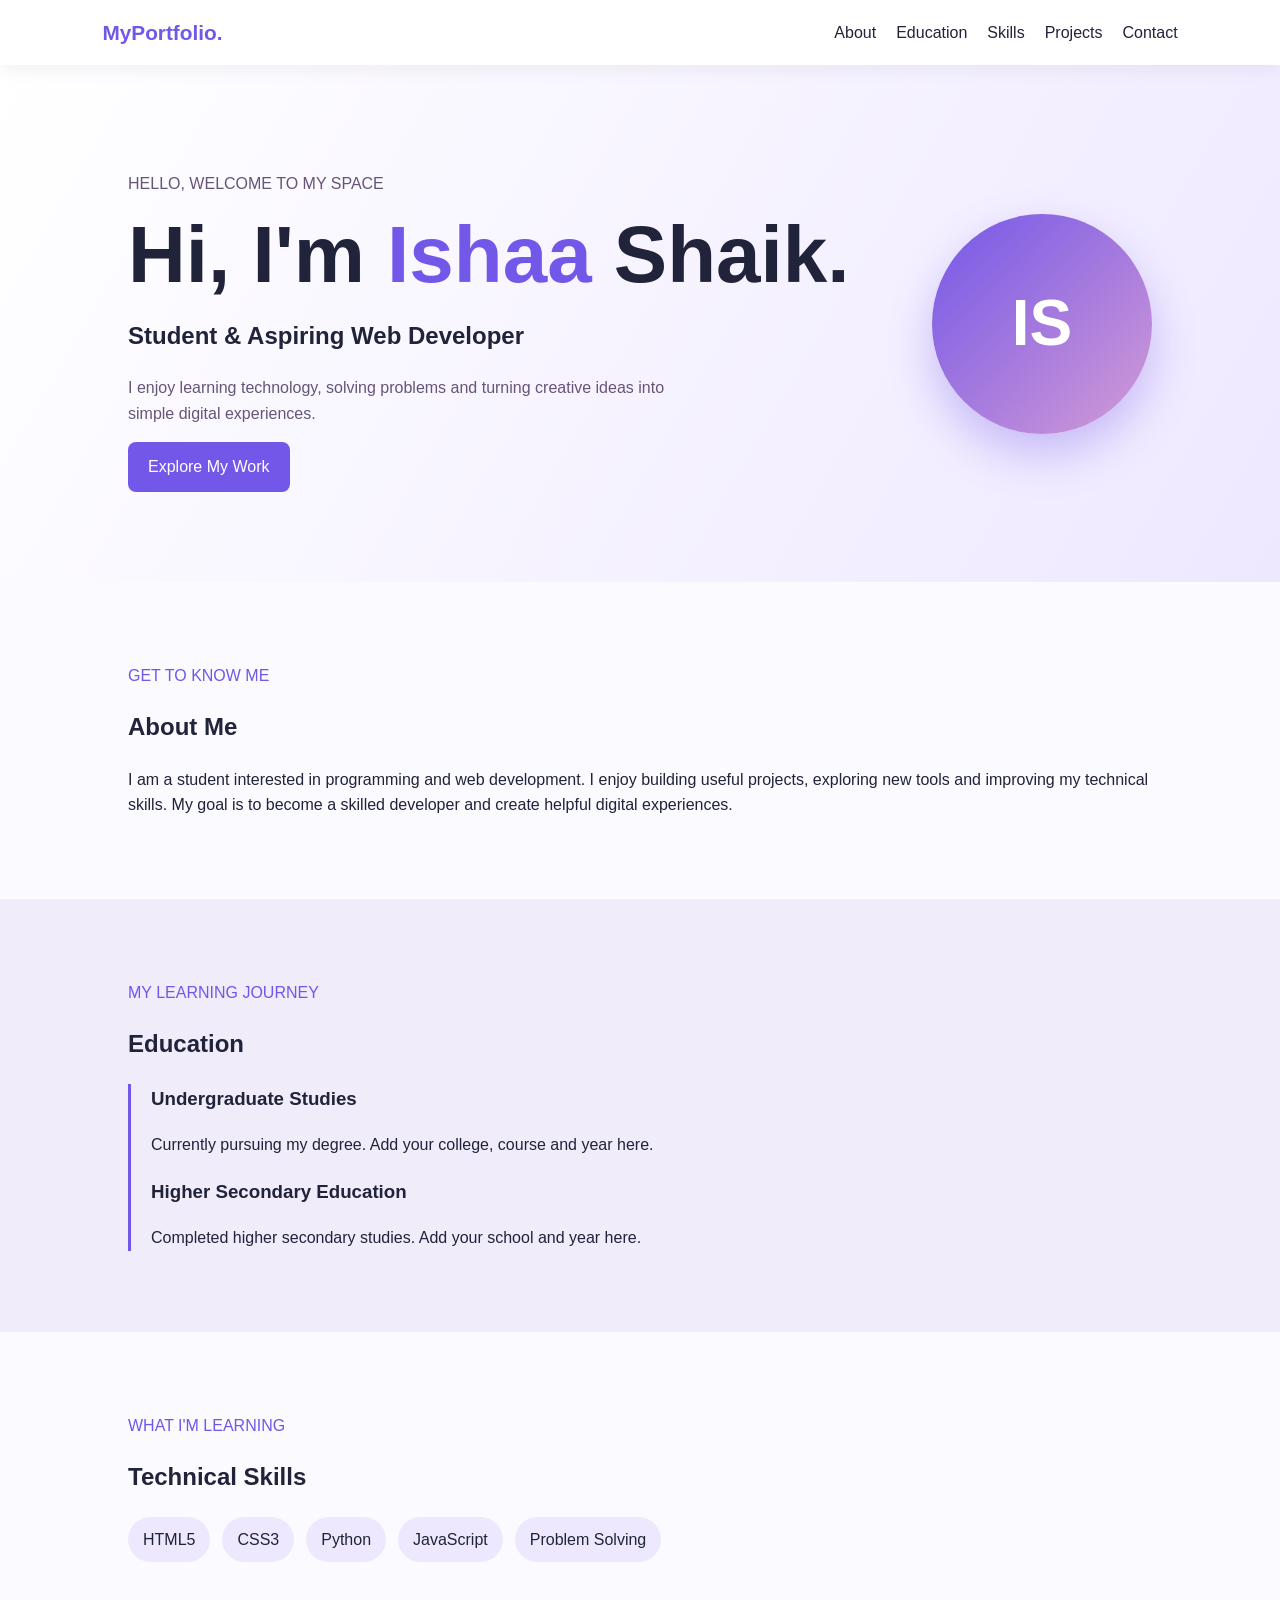
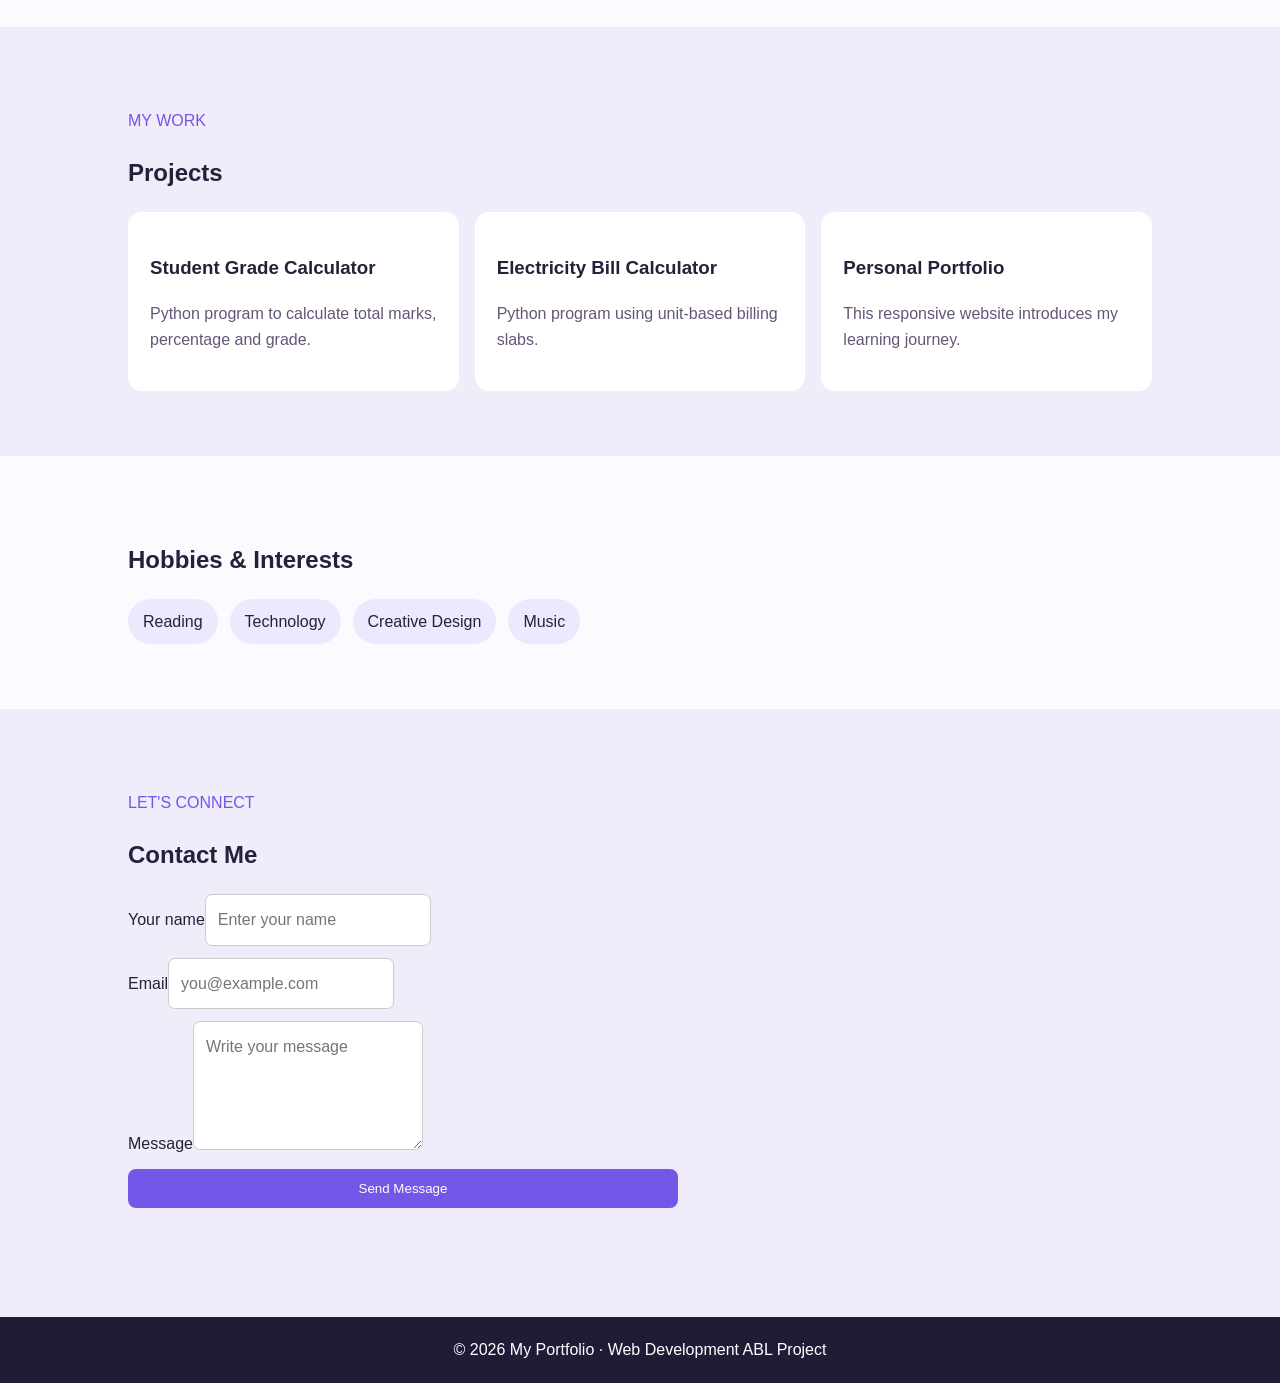
<file: 01-personal-portfolio/index.html>
<!doctype html><html lang="en"><head><meta charset="utf-8"><meta name="viewport" content="width=device-width,initial-scale=1"><title>My Portfolio</title><link rel="stylesheet" href="style.css"></head><body><header><a class="logo" href="#home">MyPortfolio.</a><nav><a href="#about">About</a><a href="#education">Education</a><a href="#skills">Skills</a><a href="#projects">Projects</a><a href="#contact">Contact</a></nav></header><main><section class="hero" id="home"><div><p class="tag">HELLO, WELCOME TO MY SPACE</p><h1>Hi, I'm <span>Ishaa</span> Shaik.</h1><h2>Student &amp; Aspiring Web Developer</h2><p>I enjoy learning technology, solving problems and turning creative ideas into simple digital experiences.</p><a class="btn" href="#projects">Explore My Work</a></div><div class="avatar">IS</div></section><section class="section" id="about"><p class="tag">GET TO KNOW ME</p><h2>About Me</h2><p>I am a student interested in programming and web development. I enjoy building useful projects, exploring new tools and improving my technical skills. My goal is to become a skilled developer and create helpful digital experiences.</p></section><section class="section soft" id="education"><p class="tag">MY LEARNING JOURNEY</p><h2>Education</h2><div class="timeline"><h3>Undergraduate Studies</h3><p>Currently pursuing my degree. Add your college, course and year here.</p><h3>Higher Secondary Education</h3><p>Completed higher secondary studies. Add your school and year here.</p></div></section><section class="section" id="skills"><p class="tag">WHAT I'M LEARNING</p><h2>Technical Skills</h2><div class="chips"><span>HTML5</span><span>CSS3</span><span>Python</span><span>JavaScript</span><span>Problem Solving</span></div></section><section class="section soft" id="projects"><p class="tag">MY WORK</p><h2>Projects</h2><div class="cards"><article class="card"><h3>Student Grade Calculator</h3><p>Python program to calculate total marks, percentage and grade.</p></article><article class="card"><h3>Electricity Bill Calculator</h3><p>Python program using unit-based billing slabs.</p></article><article class="card"><h3>Personal Portfolio</h3><p>This responsive website introduces my learning journey.</p></article></div></section><section class="section"><h2>Hobbies &amp; Interests</h2><div class="chips"><span>Reading</span><span>Technology</span><span>Creative Design</span><span>Music</span></div></section><section class="section soft" id="contact"><p class="tag">LET'S CONNECT</p><h2>Contact Me</h2><form id="contactForm"><label>Your name<input required placeholder="Enter your name"></label><label>Email<input type="email" required placeholder="you@example.com"></label><label>Message<textarea required rows="4" placeholder="Write your message"></textarea></label><button>Send Message</button><p id="status" role="status"></p></form></section></main><footer>© 2026 My Portfolio · Web Development ABL Project</footer><script>document.querySelector('#contactForm').addEventListener('submit',e=>{e.preventDefault();document.querySelector('#status').textContent='Thank you! This is a front-end demo form.';e.target.reset()})</script></body></html>
</file>
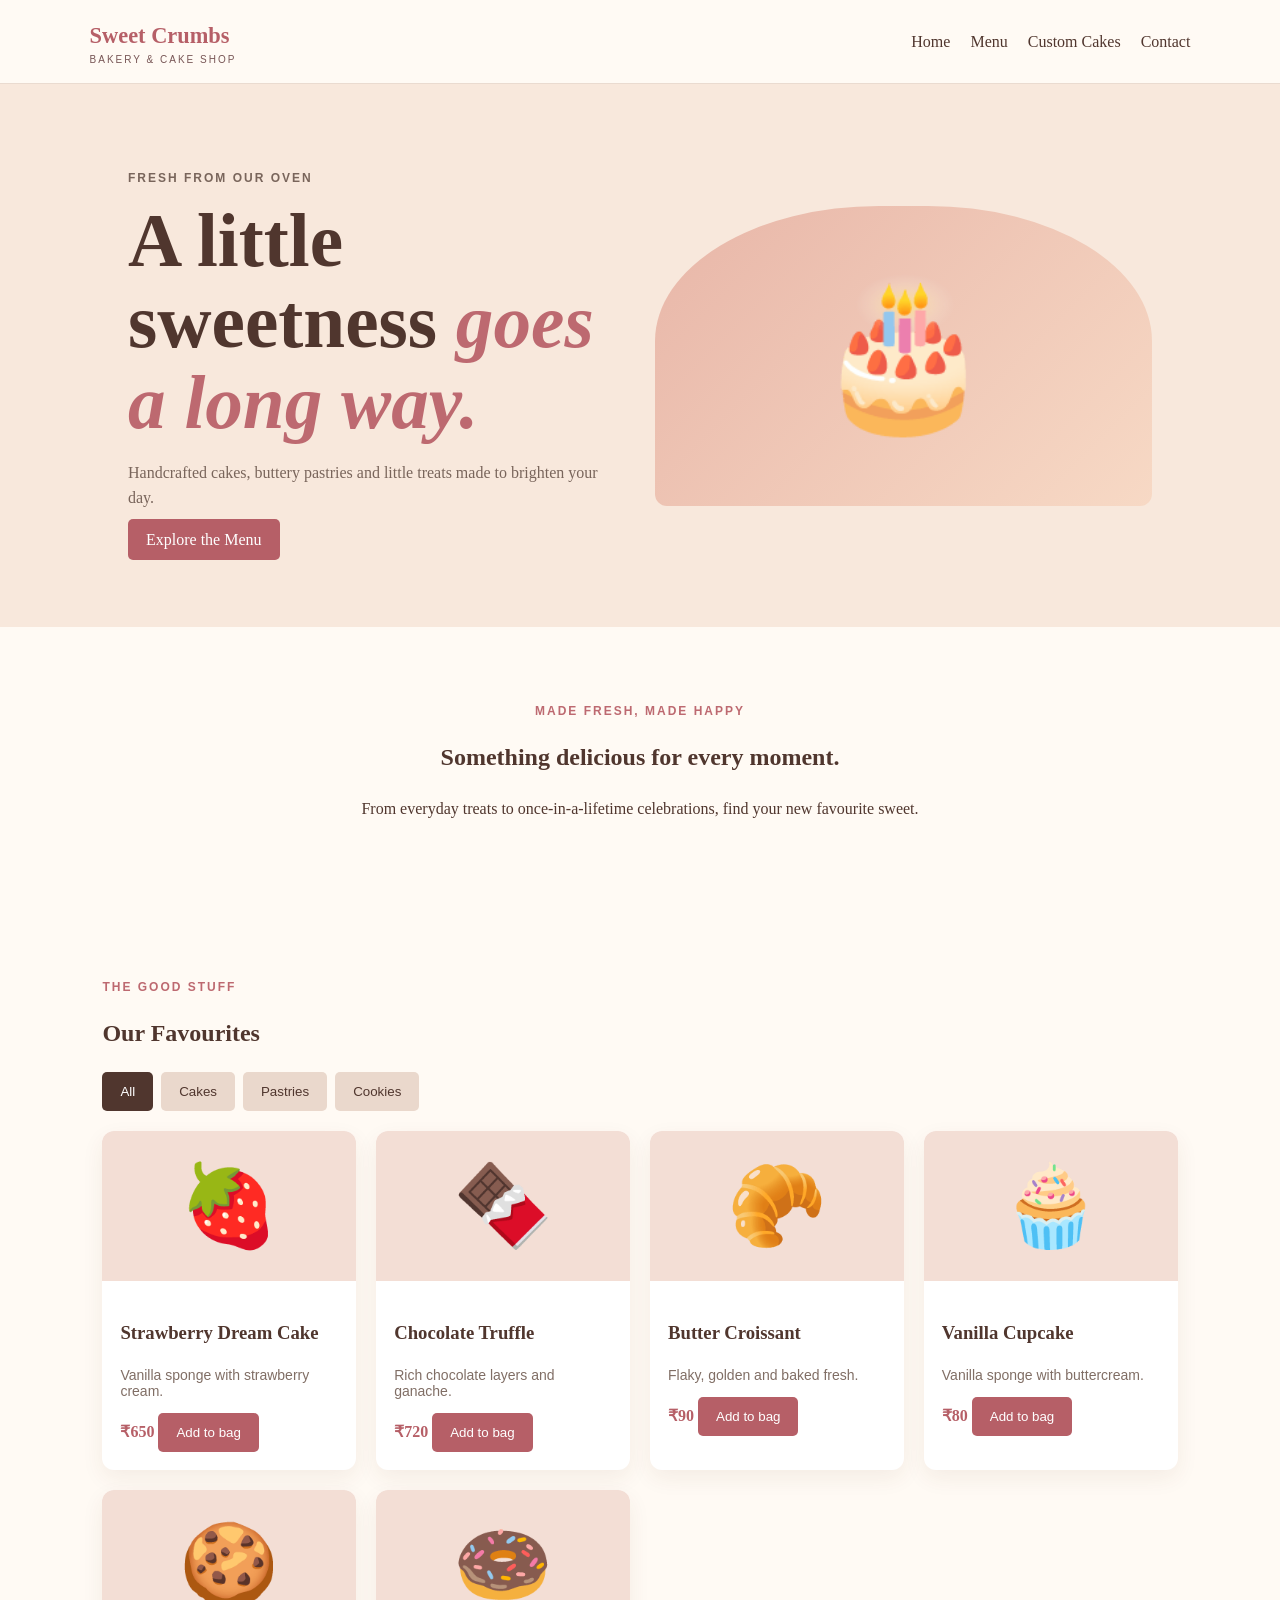
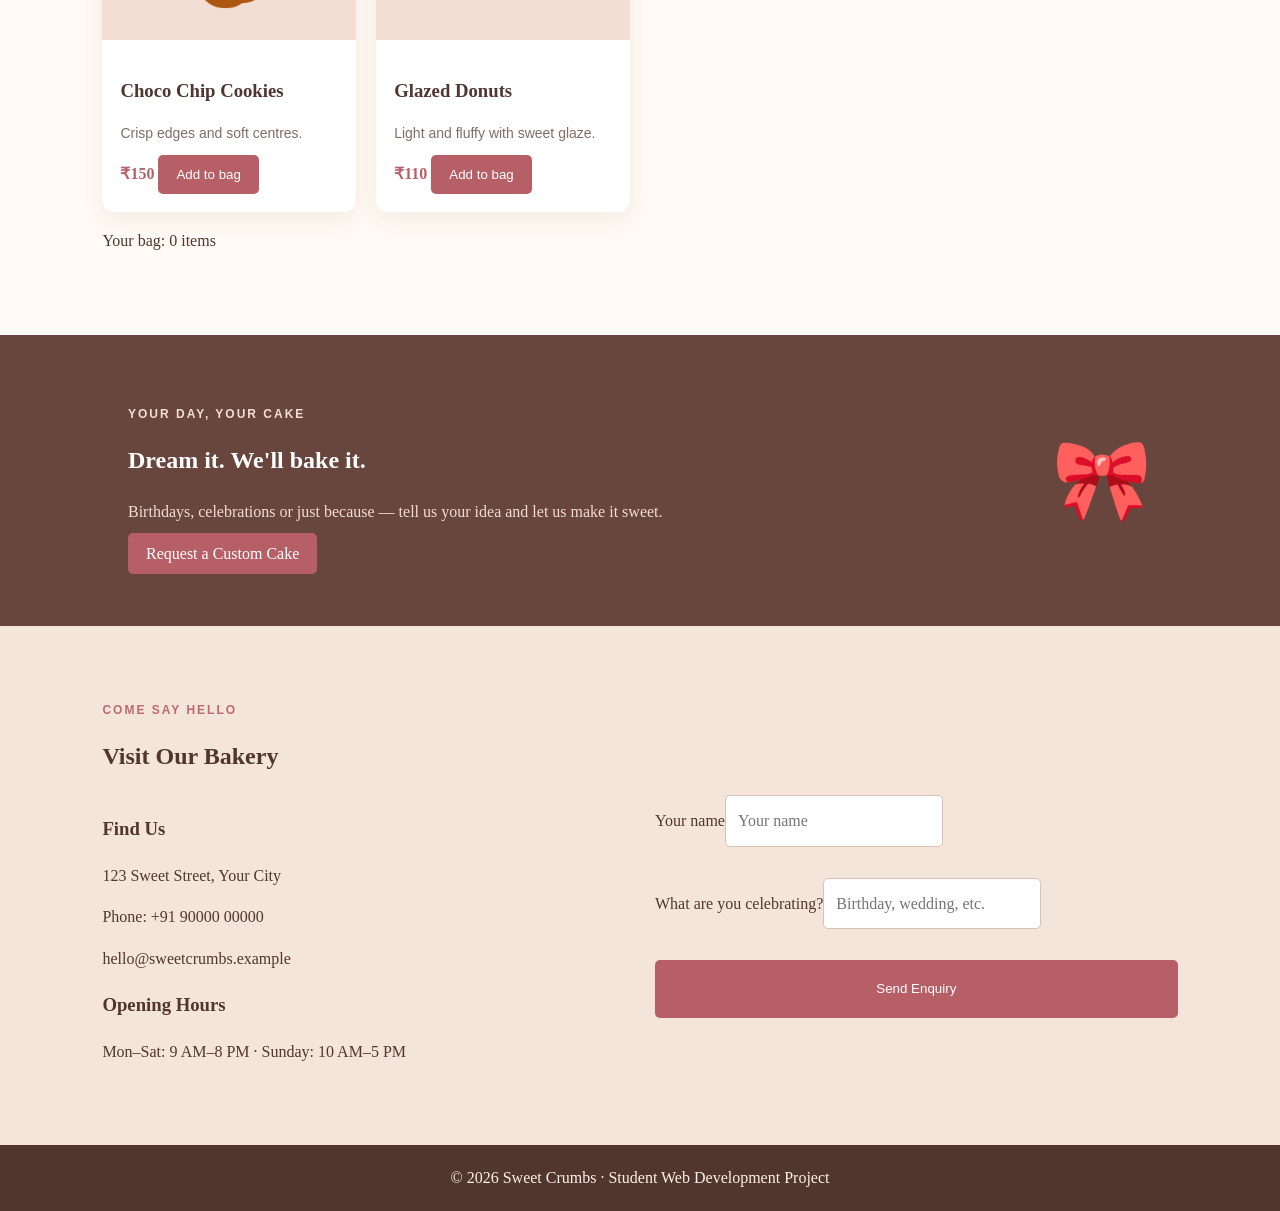
<file: 02-bakery-cake-shop/index.html>
<!doctype html><html lang="en"><head><meta charset="utf-8"><meta name="viewport" content="width=device-width,initial-scale=1"><title>Sweet Crumbs Bakery</title><link rel="stylesheet" href="style.css"></head><body><header><a class="brand" href="#home">Sweet Crumbs<small>BAKERY &amp; CAKE SHOP</small></a><nav class="nav"><a href="#home">Home</a><a href="#menu">Menu</a><a href="#custom">Custom Cakes</a><a href="#contact">Contact</a></nav></header><main><section class="hero" id="home"><div><p class="tag">FRESH FROM OUR OVEN</p><h1>A little sweetness <em>goes a long way.</em></h1><p>Handcrafted cakes, buttery pastries and little treats made to brighten your day.</p><a class="btn" href="#menu">Explore the Menu</a></div><div class="cake-art" aria-label="Cake illustration">🎂</div></section><section class="section center"><p class="tag">MADE FRESH, MADE HAPPY</p><h2>Something delicious for every moment.</h2><p>From everyday treats to once-in-a-lifetime celebrations, find your new favourite sweet.</p></section><section class="section" id="menu"><p class="tag">THE GOOD STUFF</p><h2>Our Favourites</h2><div class="filters"><button class="active" data-filter="all">All</button><button data-filter="cake">Cakes</button><button data-filter="pastry">Pastries</button><button data-filter="cookie">Cookies</button></div><div class="products"><article class="product" data-kind="cake"><div class="pic">🍓</div><div><h3>Strawberry Dream Cake</h3><p>Vanilla sponge with strawberry cream.</p><span class="price">₹650</span> <button class="add">Add to bag</button></div></article><article class="product" data-kind="cake"><div class="pic">🍫</div><div><h3>Chocolate Truffle</h3><p>Rich chocolate layers and ganache.</p><span class="price">₹720</span> <button class="add">Add to bag</button></div></article><article class="product" data-kind="pastry"><div class="pic">🥐</div><div><h3>Butter Croissant</h3><p>Flaky, golden and baked fresh.</p><span class="price">₹90</span> <button class="add">Add to bag</button></div></article><article class="product" data-kind="pastry"><div class="pic">🧁</div><div><h3>Vanilla Cupcake</h3><p>Vanilla sponge with buttercream.</p><span class="price">₹80</span> <button class="add">Add to bag</button></div></article><article class="product" data-kind="cookie"><div class="pic">🍪</div><div><h3>Choco Chip Cookies</h3><p>Crisp edges and soft centres.</p><span class="price">₹150</span> <button class="add">Add to bag</button></div></article><article class="product" data-kind="cookie"><div class="pic">🍩</div><div><h3>Glazed Donuts</h3><p>Light and fluffy with sweet glaze.</p><span class="price">₹110</span> <button class="add">Add to bag</button></div></article></div><p id="bag" role="status">Your bag: 0 items</p></section><section class="custom" id="custom"><div><p class="tag">YOUR DAY, YOUR CAKE</p><h2>Dream it. We'll bake it.</h2><p>Birthdays, celebrations or just because — tell us your idea and let us make it sweet.</p><a class="btn" href="#contact">Request a Custom Cake</a></div><div style="font-size:5rem">🎀</div></section><section class="section contact" id="contact"><p class="tag">COME SAY HELLO</p><h2>Visit Our Bakery</h2><div class="contact-grid"><div><h3>Find Us</h3><p>123 Sweet Street, Your City</p><p>Phone: +91 90000 00000</p><p>hello@sweetcrumbs.example</p><h3>Opening Hours</h3><p>Mon–Sat: 9 AM–8 PM · Sunday: 10 AM–5 PM</p></div><form id="enquiry"><label>Your name<input required placeholder="Your name"></label><label>What are you celebrating?<input required placeholder="Birthday, wedding, etc."></label><button>Send Enquiry</button><p id="message" role="status"></p></form></div></section></main><footer>© 2026 Sweet Crumbs · Student Web Development Project</footer><script>
document.querySelectorAll('.filters button').forEach(b=>b.addEventListener('click',()=>{document.querySelectorAll('.filters button').forEach(x=>x.classList.remove('active'));b.classList.add('active');document.querySelectorAll('.product').forEach(p=>p.hidden=b.dataset.filter!=='all'&&p.dataset.kind!==b.dataset.filter)}));let n=0;document.querySelectorAll('.add').forEach(b=>b.addEventListener('click',()=>{n++;document.querySelector('#bag').textContent='Your bag: '+n+' items (demo only)'}));document.querySelector('#enquiry').addEventListener('submit',e=>{e.preventDefault();document.querySelector('#message').textContent='Thank you! This is a demo enquiry form.';e.target.reset()});
</script></body></html>
</file>
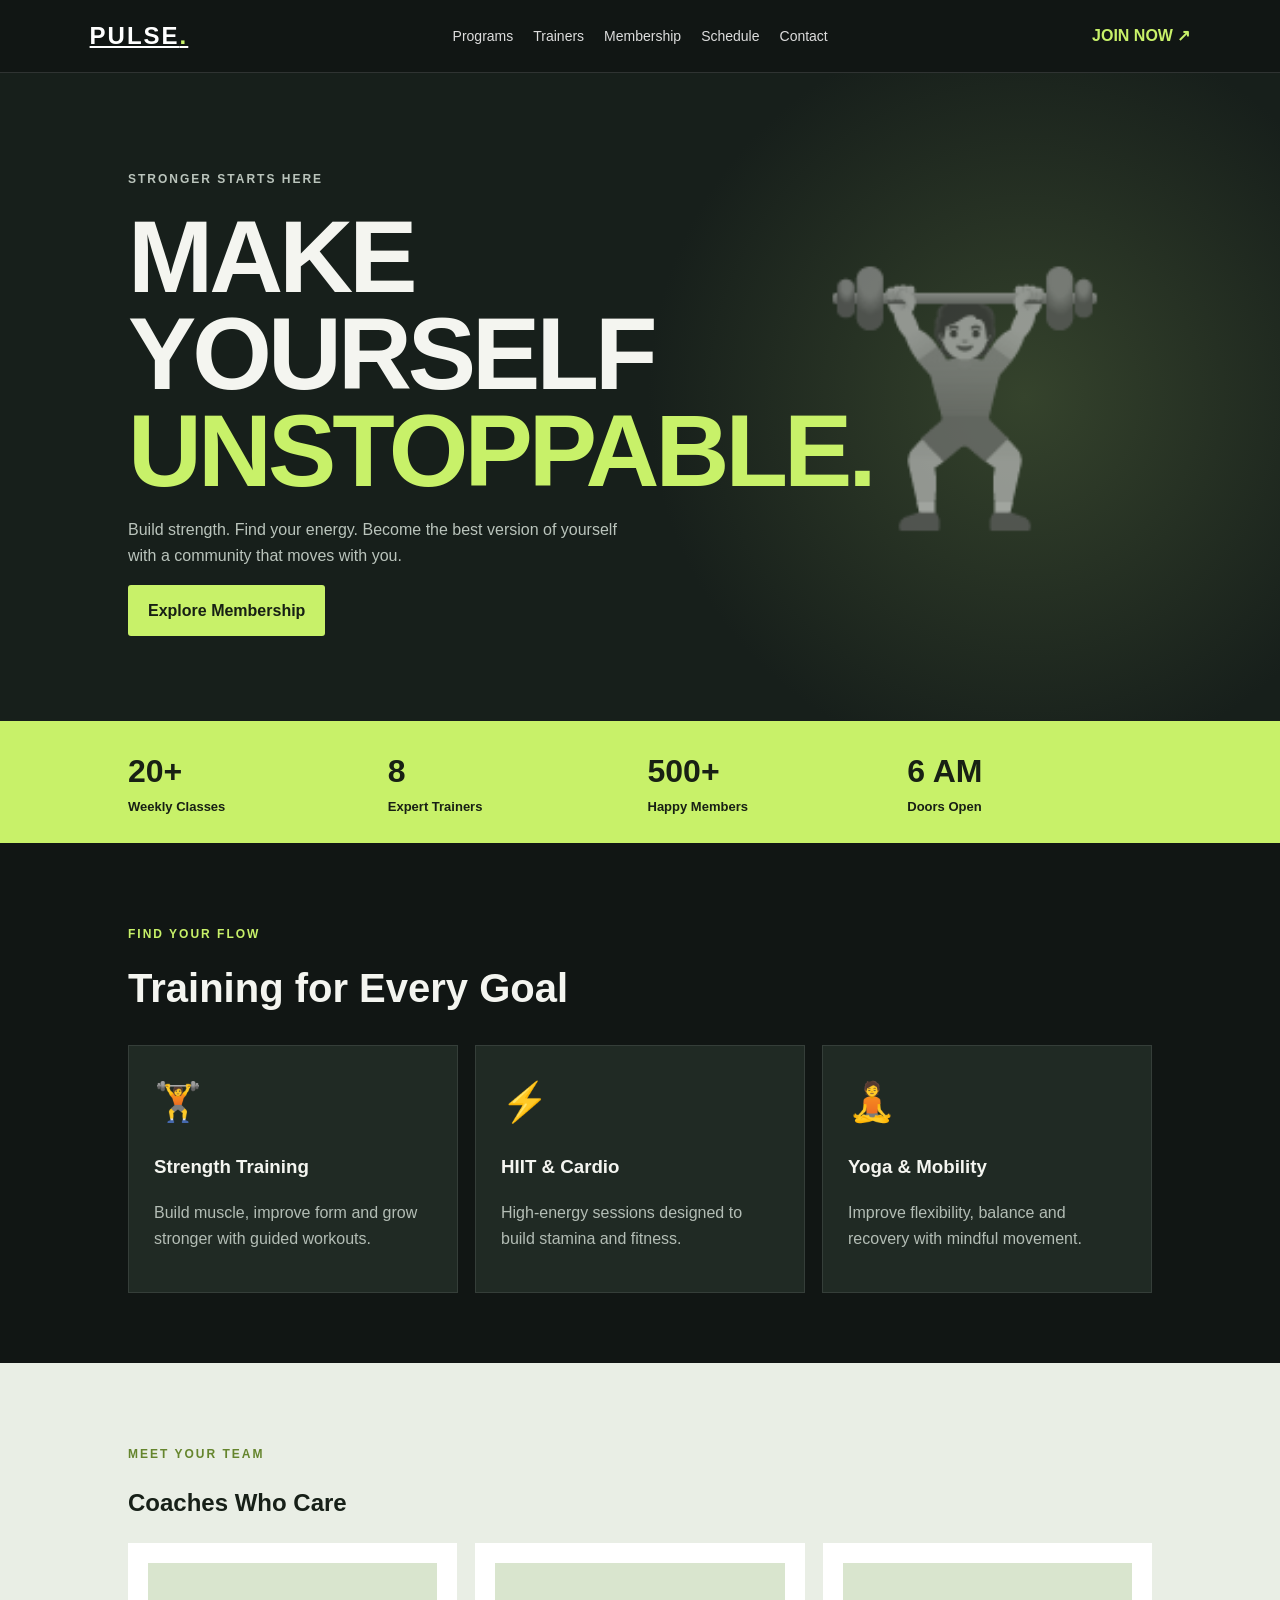
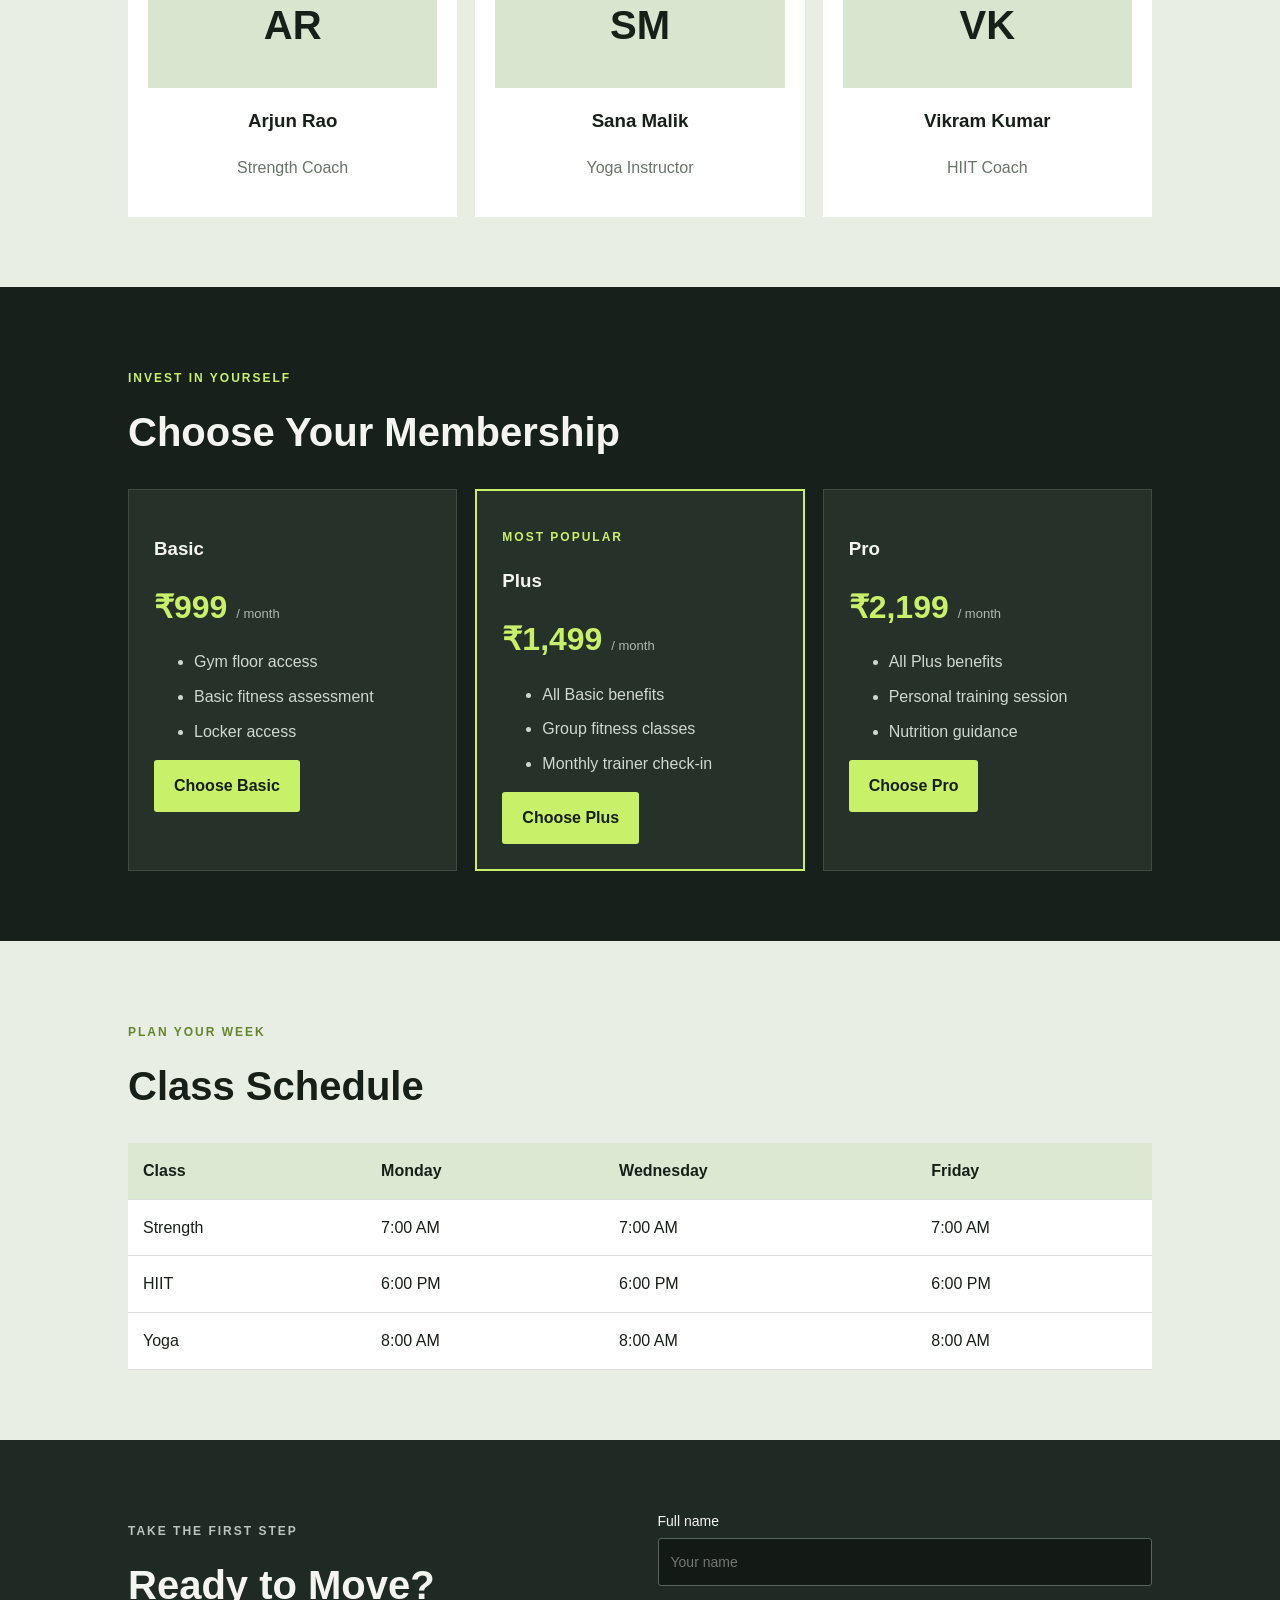
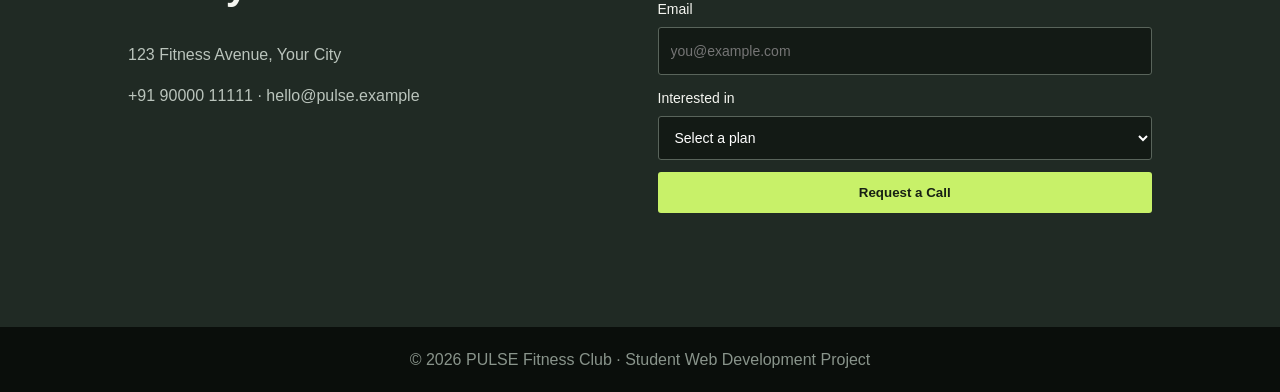
<file: 03-fitness-center-gym/index.html>
<!doctype html><html lang="en"><head><meta charset="utf-8"><meta name="viewport" content="width=device-width,initial-scale=1"><title>PULSE Fitness Club</title><link rel="stylesheet" href="style.css"></head><body><header><a class="logo" href="#home">PULSE<span>.</span></a><nav class="nav"><a href="#programs">Programs</a><a href="#trainers">Trainers</a><a href="#plans">Membership</a><a href="#schedule">Schedule</a><a href="#contact">Contact</a></nav><a class="join" href="#plans">JOIN NOW ↗</a></header><main><section class="hero" id="home"><div><p class="tag">STRONGER STARTS HERE</p><h1>MAKE YOURSELF <span>UNSTOPPABLE.</span></h1><p>Build strength. Find your energy. Become the best version of yourself with a community that moves with you.</p><a class="btn" href="#plans">Explore Membership</a></div><div class="hero-icon">🏋️</div></section><section class="stats"><div><b>20+</b><span>Weekly Classes</span></div><div><b>8</b><span>Expert Trainers</span></div><div><b>500+</b><span>Happy Members</span></div><div><b>6 AM</b><span>Doors Open</span></div></section><section class="section" id="programs"><p class="tag">FIND YOUR FLOW</p><h2>Training for Every Goal</h2><div class="cards"><article class="card"><div class="icon">🏋️</div><h3>Strength Training</h3><p>Build muscle, improve form and grow stronger with guided workouts.</p></article><article class="card"><div class="icon">⚡</div><h3>HIIT &amp; Cardio</h3><p>High-energy sessions designed to build stamina and fitness.</p></article><article class="card"><div class="icon">🧘</div><h3>Yoga &amp; Mobility</h3><p>Improve flexibility, balance and recovery with mindful movement.</p></article></div></section><section class="trainers" id="trainers"><p class="tag">MEET YOUR TEAM</p><h2>Coaches Who Care</h2><div class="trainer-grid"><article class="trainer"><div class="portrait">AR</div><h3>Arjun Rao</h3><p>Strength Coach</p></article><article class="trainer"><div class="portrait">SM</div><h3>Sana Malik</h3><p>Yoga Instructor</p></article><article class="trainer"><div class="portrait">VK</div><h3>Vikram Kumar</h3><p>HIIT Coach</p></article></div></section><section class="section plans" id="plans"><p class="tag">INVEST IN YOURSELF</p><h2>Choose Your Membership</h2><div class="plan-grid"><article class="plan"><h3>Basic</h3><div class="price">₹999 <small>/ month</small></div><ul><li>Gym floor access</li><li>Basic fitness assessment</li><li>Locker access</li></ul><a class="btn" href="#contact">Choose Basic</a></article><article class="plan featured"><p class="tag">MOST POPULAR</p><h3>Plus</h3><div class="price">₹1,499 <small>/ month</small></div><ul><li>All Basic benefits</li><li>Group fitness classes</li><li>Monthly trainer check-in</li></ul><a class="btn" href="#contact">Choose Plus</a></article><article class="plan"><h3>Pro</h3><div class="price">₹2,199 <small>/ month</small></div><ul><li>All Plus benefits</li><li>Personal training session</li><li>Nutrition guidance</li></ul><a class="btn" href="#contact">Choose Pro</a></article></div></section><section class="section schedule" id="schedule"><p class="tag">PLAN YOUR WEEK</p><h2>Class Schedule</h2><div style="overflow-x:auto"><table><tr><th>Class</th><th>Monday</th><th>Wednesday</th><th>Friday</th></tr><tr><td>Strength</td><td>7:00 AM</td><td>7:00 AM</td><td>7:00 AM</td></tr><tr><td>HIIT</td><td>6:00 PM</td><td>6:00 PM</td><td>6:00 PM</td></tr><tr><td>Yoga</td><td>8:00 AM</td><td>8:00 AM</td><td>8:00 AM</td></tr></table></div></section><section class="contact" id="contact"><div><p class="tag">TAKE THE FIRST STEP</p><h2>Ready to Move?</h2><p>123 Fitness Avenue, Your City</p><p>+91 90000 11111 · hello@pulse.example</p></div><form id="joinForm"><label>Full name<input required placeholder="Your name"></label><label>Email<input type="email" required placeholder="you@example.com"></label><label>Interested in<select required><option value="">Select a plan</option><option>Basic</option><option>Plus</option><option>Pro</option></select></label><button>Request a Call</button><p id="status" role="status"></p></form></section></main><footer>© 2026 PULSE Fitness Club · Student Web Development Project</footer><script>document.querySelector('#joinForm').addEventListener('submit',e=>{e.preventDefault();document.querySelector('#status').textContent='Thank you! This is a front-end demo enquiry.';e.target.reset()})</script></body></html>
</file>
<file: 01-personal-portfolio/style.css>
*{box-sizing:border-box}html{scroll-behavior:smooth}body{margin:0;font:16px Arial;color:#20233a;background:#fbfaff;line-height:1.6}header{position:sticky;top:0;background:white;padding:16px 8%;display:flex;justify-content:space-between;align-items:center;box-shadow:0 3px 18px #2221;z-index:2}.logo{font-weight:900;font-size:1.3rem;color:#7357e8}nav{display:flex;gap:20px}a{color:inherit;text-decoration:none}nav a:hover{color:#7357e8}.hero{padding:90px 10%;display:flex;align-items:center;justify-content:space-between;gap:35px;background:linear-gradient(120deg,#fff,#eee8ff)}h1{font-size:clamp(2.8rem,7vw,5rem);line-height:1.05;margin:10px 0}h1 span,.tag{color:#7357e8}.hero p{max-width:540px;color:#657}.avatar{width:220px;height:220px;border-radius:50%;background:linear-gradient(135deg,#7357e8,#d49bd5);display:grid;place-items:center;color:white;font-size:4rem;font-weight:bold;box-shadow:0 20px 45px #7357e855;animation:float 4s infinite ease-in-out}@keyframes float{50%{transform:translateY(-12px)}}.btn,button{background:#7357e8;color:white;border:0;padding:12px 20px;border-radius:8px;cursor:pointer;display:inline-block}.section{padding:65px 10%;scroll-margin-top:70px}.soft{background:#f0ecfa}.cards{display:grid;grid-template-columns:repeat(auto-fit,minmax(200px,1fr));gap:16px}.card{background:white;padding:22px;border-radius:14px;box-shadow:0 5px 20px #2220a}.card p{color:#657}.timeline{border-left:3px solid #7357e8;padding-left:20px}.chips{display:flex;gap:12px;flex-wrap:wrap}.chips span{background:#eee8ff;padding:10px 15px;border-radius:30px}form{max-width:550px;display:grid;gap:12px}input,textarea{padding:12px;border:1px solid #ccc;border-radius:7px;font:inherit}footer{text-align:center;background:#211b37;color:white;padding:20px}@media(max-width:700px){header{align-items:flex-start;gap:12px;flex-direction:column}nav{flex-wrap:wrap;gap:12px}.hero{flex-direction:column-reverse;text-align:center}.avatar{width:160px;height:160px}.section{padding:50px 7%}}
</file>
<file: 02-bakery-cake-shop/style.css>
*{box-sizing:border-box}html{scroll-behavior:smooth}body{margin:0;font:16px Georgia,serif;color:#50362e;background:#fffaf4;line-height:1.6}header{position:sticky;top:0;background:#fffaf4;padding:18px 7%;display:flex;justify-content:space-between;align-items:center;border-bottom:1px solid #eadbd0;z-index:2}.brand{font-size:1.4rem;font-weight:bold;color:#b65f67}.brand small{display:block;font:10px Arial;letter-spacing:2px;color:#755}.nav{display:flex;gap:20px}a{color:inherit;text-decoration:none}.nav a:hover{color:#b65f67}.hero{padding:75px 10%;display:grid;grid-template-columns:1fr 1fr;align-items:center;gap:30px;background:#f8e8dc}.tag{font:700 12px Arial;letter-spacing:2px;color:#bd6970}.hero h1{font-size:clamp(2.8rem,6vw,4.7rem);line-height:1.08;margin:15px 0}.hero h1 em{color:#bd6970}.hero p{color:#79655b}.cake-art{min-height:300px;display:grid;place-items:center;background:linear-gradient(135deg,#e8b6a8,#f7d9c5);font-size:9rem;border-radius:45% 45% 12px 12px;animation:bob 4s infinite ease-in-out}@keyframes bob{50%{transform:translateY(-9px)}}.btn,button{border:0;background:#b65f67;color:white;padding:12px 18px;border-radius:5px;cursor:pointer}.section{padding:65px 8%;scroll-margin-top:80px}.center{text-align:center}.filters{display:flex;gap:8px;flex-wrap:wrap;margin:20px 0}.filters button{background:#ead8cc;color:#50362e}.filters button.active{background:#50362e;color:white}.products{display:grid;grid-template-columns:repeat(auto-fit,minmax(220px,1fr));gap:20px}.product{background:white;border-radius:12px;overflow:hidden;box-shadow:0 8px 22px #60351b12}.product[hidden]{display:none}.pic{height:150px;display:grid;place-items:center;font-size:5rem;background:#f3ded5}.product div:last-child{padding:18px}.product p{color:#806e65;font:14px Arial}.price{font-weight:bold;color:#b65f67}.custom{padding:60px 10%;background:#68463d;color:white;display:flex;justify-content:space-between;align-items:center;gap:20px}.custom p{max-width:560px;color:#f3ddd3}.contact{background:#f4e5da}.contact-grid{display:grid;grid-template-columns:1fr 1fr;gap:30px}form{display:grid;gap:12px}input{padding:12px;border:1px solid #d7c2b5;border-radius:5px;font:inherit}footer{text-align:center;padding:20px;background:#50362e;color:#fff0e5}@media(max-width:700px){header{flex-wrap:wrap;gap:12px}.nav{flex-wrap:wrap;gap:12px}.hero{grid-template-columns:1fr}.cake-art{min-height:220px}.custom{display:block}.contact-grid{grid-template-columns:1fr}}
</file>
<file: 03-fitness-center-gym/style.css>
*{box-sizing:border-box}html{scroll-behavior:smooth}body{margin:0;background:#111614;color:#f4f5f0;font:16px Arial;line-height:1.6}header{position:sticky;top:0;z-index:2;background:#111614;padding:17px 7%;display:flex;justify-content:space-between;align-items:center;border-bottom:1px solid #ffffff20}.logo{font-size:1.5rem;font-weight:900;letter-spacing:2px;color:white}.logo span,.hero h1 span{color:#c8f169}.nav{display:flex;gap:20px}.nav a{color:#ddd;text-decoration:none;font-size:14px}.nav a:hover{color:#c8f169}.join{color:#c8f169;text-decoration:none;font-weight:bold}.hero{padding:85px 10%;min-height:580px;display:flex;align-items:center;position:relative;overflow:hidden;background:radial-gradient(circle at 80% 50%,#35432c,transparent 35%),#171f1b}.hero>div{max-width:620px;z-index:1}.tag{color:#c8f169;font-size:12px;letter-spacing:2px;font-weight:bold}.hero h1{font-size:clamp(3.5rem,8vw,7rem);line-height:.95;margin:18px 0;letter-spacing:-4px}.hero p{max-width:500px;color:#bac4bc}.btn,button{display:inline-block;background:#c8f169;color:#172014;padding:13px 20px;border:0;border-radius:3px;font-weight:bold;cursor:pointer;text-decoration:none}.hero-icon{position:absolute;right:13%;font-size:15rem;opacity:.65;filter:grayscale(1)}.stats{display:grid;grid-template-columns:repeat(4,1fr);background:#c8f169;color:#182014;padding:25px 10%;gap:15px}.stats div{display:flex;flex-direction:column}.stats b{font-size:2rem}.stats span{font-size:13px;font-weight:bold}.section{padding:70px 10%;scroll-margin-top:75px}.section h2,.contact h2{font-size:2.5rem;margin:0 0 25px}.cards{display:grid;grid-template-columns:repeat(auto-fit,minmax(210px,1fr));gap:17px}.card{padding:25px;background:#202a24;border:1px solid #ffffff18;transition:.2s}.card:hover{border-color:#c8f169;transform:translateY(-5px)}.icon{font-size:2.4rem}.card p{color:#b3bdb5}.trainers{padding:70px 10%;background:#e9eee5;color:#172018}.trainers .tag{color:#65852d}.trainer-grid{display:grid;grid-template-columns:repeat(3,1fr);gap:18px}.trainer{text-align:center;background:white;padding:20px}.portrait{height:125px;display:grid;place-items:center;background:#d9e5ce;font-size:2.5rem;font-weight:bold}.trainer p{color:#687568}.plans{background:#18201b}.plan-grid{display:grid;grid-template-columns:repeat(3,1fr);gap:18px}.plan{padding:25px;background:#263129;border:1px solid #ffffff20}.plan.featured{border:2px solid #c8f169}.price{font-size:2rem;color:#c8f169;font-weight:bold}.price small{font-size:13px;color:#aeb9af;font-weight:normal}.plan li{margin:9px 0;color:#d0d7d1}.schedule{background:#e9eee5;color:#172018}.schedule .tag{color:#65852d}table{width:100%;border-collapse:collapse;background:white}th,td{text-align:left;padding:15px;border-bottom:1px solid #ddd}th{background:#dce8d2}.contact{padding:70px 10%;display:grid;grid-template-columns:1fr 1fr;gap:35px;background:#202a24;scroll-margin-top:75px}.contact p{color:#bac4bc}form{display:grid;gap:12px}input,select{padding:12px;border:1px solid #59645b;border-radius:3px;background:#131a15;color:white;font:inherit}label{display:grid;gap:6px;font-size:14px}#status{color:#c8f169}footer{text-align:center;padding:20px;background:#0a0e0b;color:#89948b}@media(max-width:760px){header{flex-wrap:wrap;gap:12px}.nav{flex-wrap:wrap;gap:12px}.hero{padding:70px 8%}.hero-icon{right:-30px;opacity:.2}.stats{grid-template-columns:1fr 1fr;padding:25px 8%}.section,.trainers,.contact{padding:55px 8%}.trainer-grid,.plan-grid,.contact{grid-template-columns:1fr}.section h2,.contact h2{font-size:2rem}}
</file>
